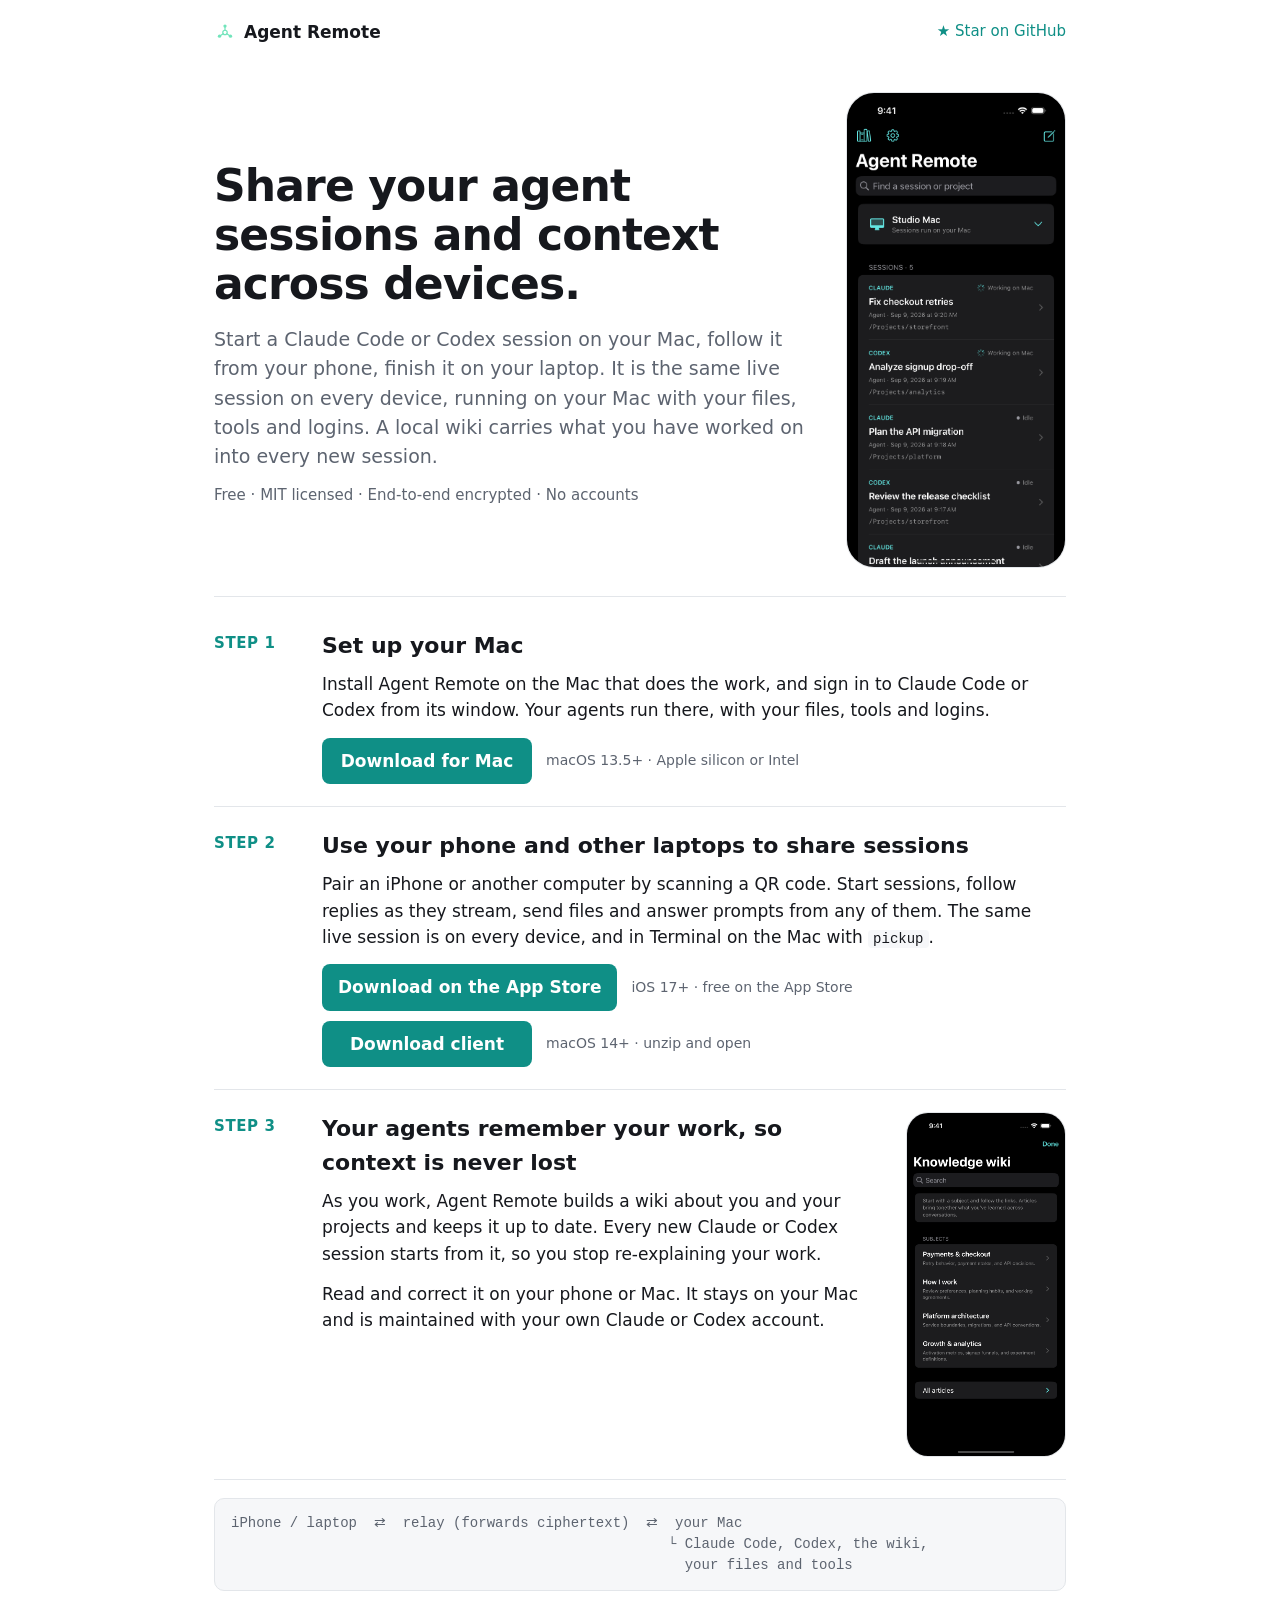
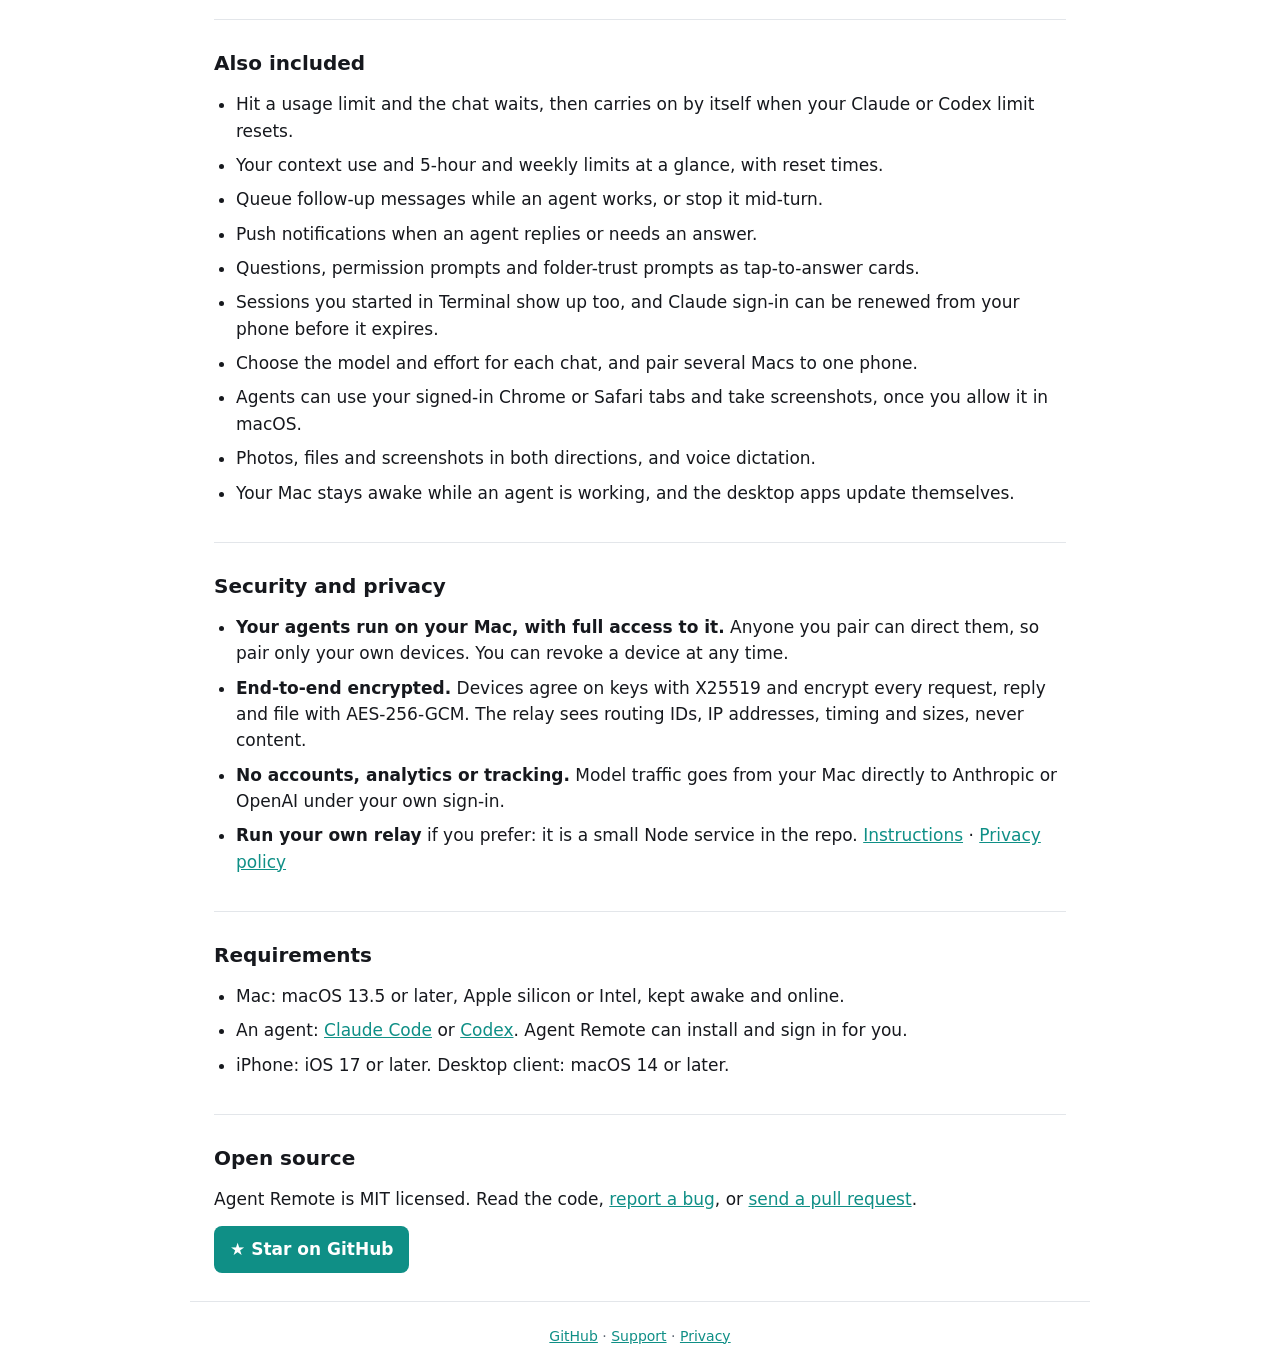
<file: index.html>
<!doctype html>
<html lang="en">
<head>
  <meta charset="utf-8">
  <meta name="viewport" content="width=device-width, initial-scale=1">
  <title>Agent Remote — share your agent sessions and context across devices</title>
  <meta name="description" content="Start a Claude Code or Codex session on your Mac and pick it up on your iPhone or another laptop. A local wiki carries context into every new session. Free, open source, end-to-end encrypted.">
  <meta property="og:title" content="Agent Remote">
  <meta property="og:description" content="Share your Claude Code and Codex sessions and context across devices.">
  <link rel="canonical" href="https://smatt989.github.io/agentremote-site/"><meta property="og:url" content="https://smatt989.github.io/agentremote-site/">
  <link rel="icon" href="assets/mark.svg" type="image/svg+xml">
  <link rel="stylesheet" href="home.css">
</head>
<body>
  <header class="top">
    <a class="brand" href="./"><img src="assets/mark.svg" alt="" width="22" height="22"> Agent Remote</a>
    <a class="star" href="https://github.com/smatt989/agentremote">★ Star on GitHub<span id="stars"></span></a>
  </header>

  <main>
    <section class="hero">
      <div>
        <h1>Share your agent sessions and context across devices.</h1>
        <p class="lead">Start a Claude Code or Codex session on your Mac, follow it from your phone, finish it on your laptop. It is the same live session on every device, running on your Mac with your files, tools and logins. A local wiki carries what you have worked on into every new session.</p>
        <p class="meta">Free · MIT licensed · End-to-end encrypted · No accounts</p>
      </div>
      <img class="shot" src="assets/screenshots/iphone-sessions.png" alt="The iPhone app listing Claude and Codex sessions running on a Mac" width="402" height="874">
    </section>

    <section id="download" class="steps" aria-label="How it works, in three steps">
      <div class="step">
        <div class="num">Step 1</div>
        <div class="body">
          <h2>Set up your Mac</h2>
          <p>Install Agent Remote on the Mac that does the work, and sign in to Claude Code or Codex from its window. Your agents run there, with your files, tools and logins.</p>
          <div class="actions"><a class="button primary" href="https://github.com/smatt989/agentremote-site/releases/download/v0.8.11/AgentRemote.dmg">Download for Mac</a><small>macOS 13.5+ · Apple silicon or Intel</small></div>
        </div>
      </div>
      <div class="step">
        <div class="num">Step 2</div>
        <div class="body">
          <h2>Use your phone and other laptops to share sessions</h2>
          <p>Pair an iPhone or another computer by scanning a QR code. Start sessions, follow replies as they stream, send files and answer prompts from any of them. The same live session is on every device, and in Terminal on the Mac with <code>pickup</code>.</p>
          <div class="actions"><a class="button primary" href="https://apps.apple.com/app/id6810881039">Download on the App Store</a><small>iOS 17+ · free on the App Store</small></div>
          <div class="actions"><a class="button primary" href="https://github.com/smatt989/agentremote-site/releases/download/v0.8.11/AgentRemoteClient.zip">Download client</a><small>macOS 14+ · unzip and open</small></div>
        </div>
      </div>
      <div class="step">
        <div class="num">Step 3</div>
        <div class="body with-shot">
          <div>
            <h2>Your agents remember your work, so context is never lost</h2>
            <p>As you work, Agent Remote builds a wiki about you and your projects and keeps it up to date. Every new Claude or Codex session starts from it, so you stop re-explaining your work.</p>
            <p>Read and correct it on your phone or Mac. It stays on your Mac and is maintained with your own Claude or Codex account.</p>
          </div>
          <img class="shot small" src="assets/screenshots/iphone-knowledge.png" alt="The knowledge wiki on iPhone" width="402" height="874">
        </div>
      </div>
<pre class="diagram" aria-label="Your iPhone or laptop talks to your Mac through an encrypted relay">
iPhone / laptop  ⇄  relay (forwards ciphertext)  ⇄  your Mac
                                                    └ Claude Code, Codex, the wiki,
                                                      your files and tools</pre>
    </section>

    <section>
      <h2>Also included</h2>
      <ul class="features">
        <li>Hit a usage limit and the chat waits, then carries on by itself when your Claude or Codex limit resets.</li>
        <li>Your context use and 5-hour and weekly limits at a glance, with reset times.</li>
        <li>Queue follow-up messages while an agent works, or stop it mid-turn.</li>
        <li>Push notifications when an agent replies or needs an answer.</li>
        <li>Questions, permission prompts and folder-trust prompts as tap-to-answer cards.</li>
        <li>Sessions you started in Terminal show up too, and Claude sign-in can be renewed from your phone before it expires.</li>
        <li>Choose the model and effort for each chat, and pair several Macs to one phone.</li>
        <li>Agents can use your signed-in Chrome or Safari tabs and take screenshots, once you allow it in macOS.</li>
        <li>Photos, files and screenshots in both directions, and voice dictation.</li>
        <li>Your Mac stays awake while an agent is working, and the desktop apps update themselves.</li>
      </ul>
    </section>

    <section>
      <h2>Security and privacy</h2>
      <ul class="features">
        <li><strong>Your agents run on your Mac, with full access to it.</strong> Anyone you pair can direct them, so pair only your own devices. You can revoke a device at any time.</li>
        <li><strong>End-to-end encrypted.</strong> Devices agree on keys with X25519 and encrypt every request, reply and file with AES-256-GCM. The relay sees routing IDs, IP addresses, timing and sizes, never content.</li>
        <li><strong>No accounts, analytics or tracking.</strong> Model traffic goes from your Mac directly to Anthropic or OpenAI under your own sign-in.</li>
        <li><strong>Run your own relay</strong> if you prefer: it is a small Node service in the repo. <a href="https://github.com/smatt989/agentremote/blob/main/docs/relay-deployment.md">Instructions</a> · <a href="privacy.html">Privacy policy</a></li>
      </ul>
    </section>

    <section>
      <h2>Requirements</h2>
      <ul class="features">
        <li>Mac: macOS 13.5 or later, Apple silicon or Intel, kept awake and online.</li>
        <li>An agent: <a href="https://docs.anthropic.com/en/docs/claude-code/overview">Claude Code</a> or <a href="https://github.com/openai/codex">Codex</a>. Agent Remote can install and sign in for you.</li>
        <li>iPhone: iOS 17 or later. Desktop client: macOS 14 or later.</li>
      </ul>
    </section>

    <section class="oss">
      <h2>Open source</h2>
      <p>Agent Remote is MIT licensed. Read the code, <a href="https://github.com/smatt989/agentremote/issues">report a bug</a>, or <a href="https://github.com/smatt989/agentremote/blob/main/CONTRIBUTING.md">send a pull request</a>.</p>
      <a class="button" href="https://github.com/smatt989/agentremote">★ Star on GitHub</a>
    </section>
  </main>

  <footer>
    <a href="https://github.com/smatt989/agentremote">GitHub</a> · <a href="support.html">Support</a> · <a href="privacy.html">Privacy</a>
  </footer>

  <script>
    // Star count from GitHub's public API; the page works the same without it.
    fetch('https://api.github.com/repos/smatt989/agentremote').then(r => r.ok ? r.json() : null).then(repo => {
      if (repo && Number.isFinite(repo.stargazers_count)) document.getElementById('stars').textContent = ' · ' + repo.stargazers_count.toLocaleString();
    }).catch(() => {});
  </script>
</body>
</html>
</file>
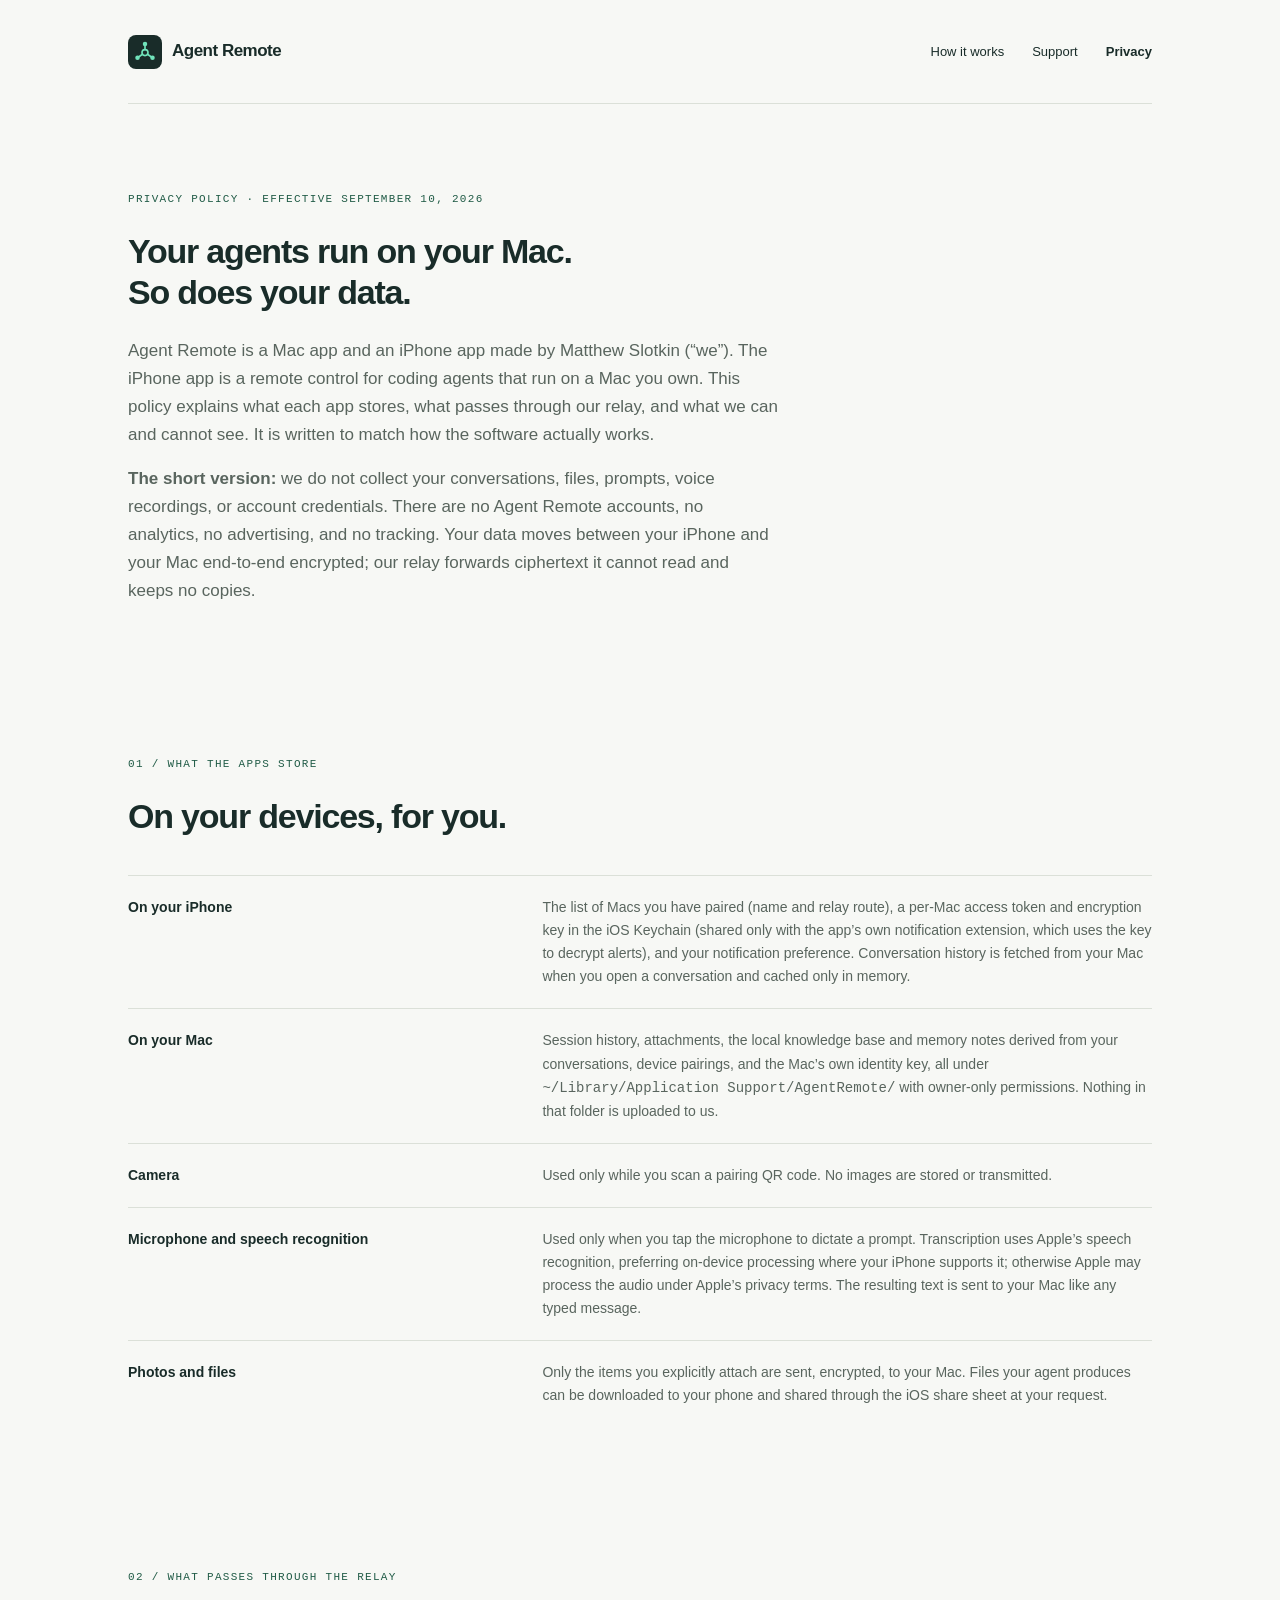
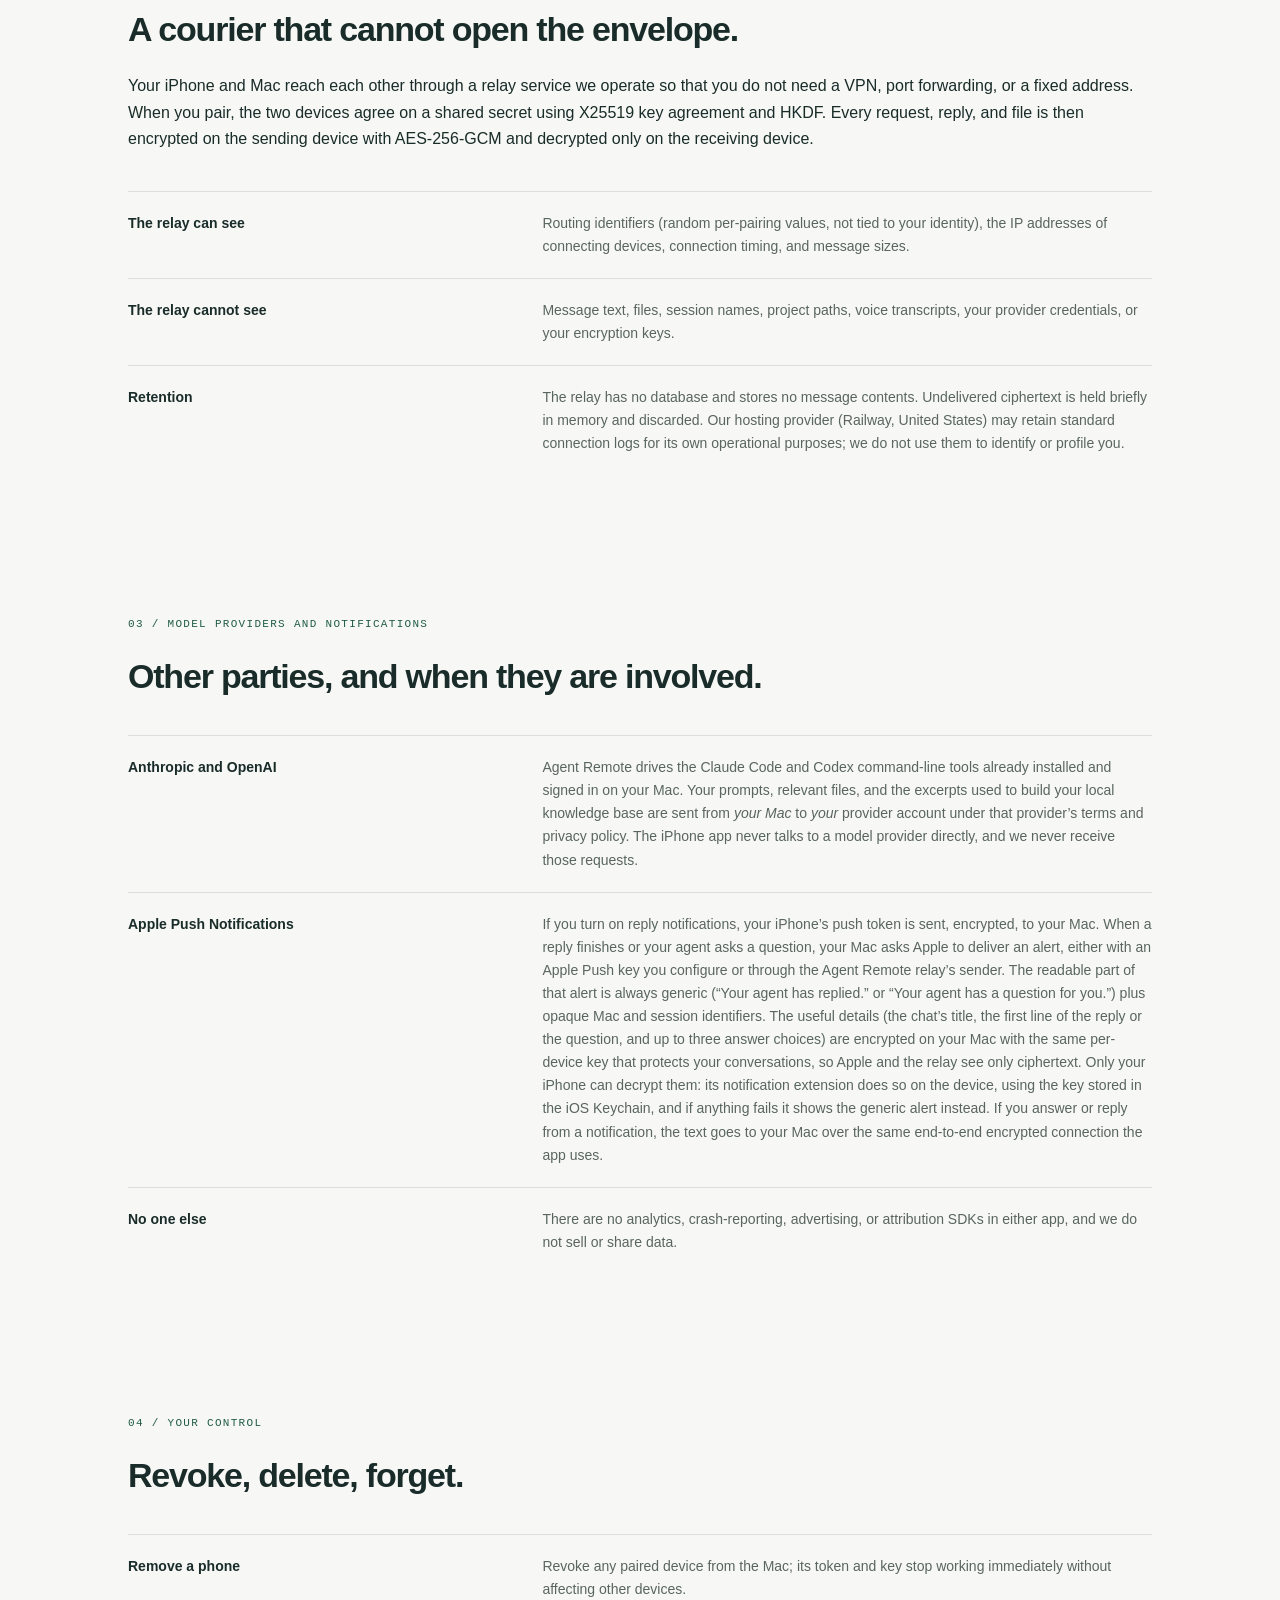
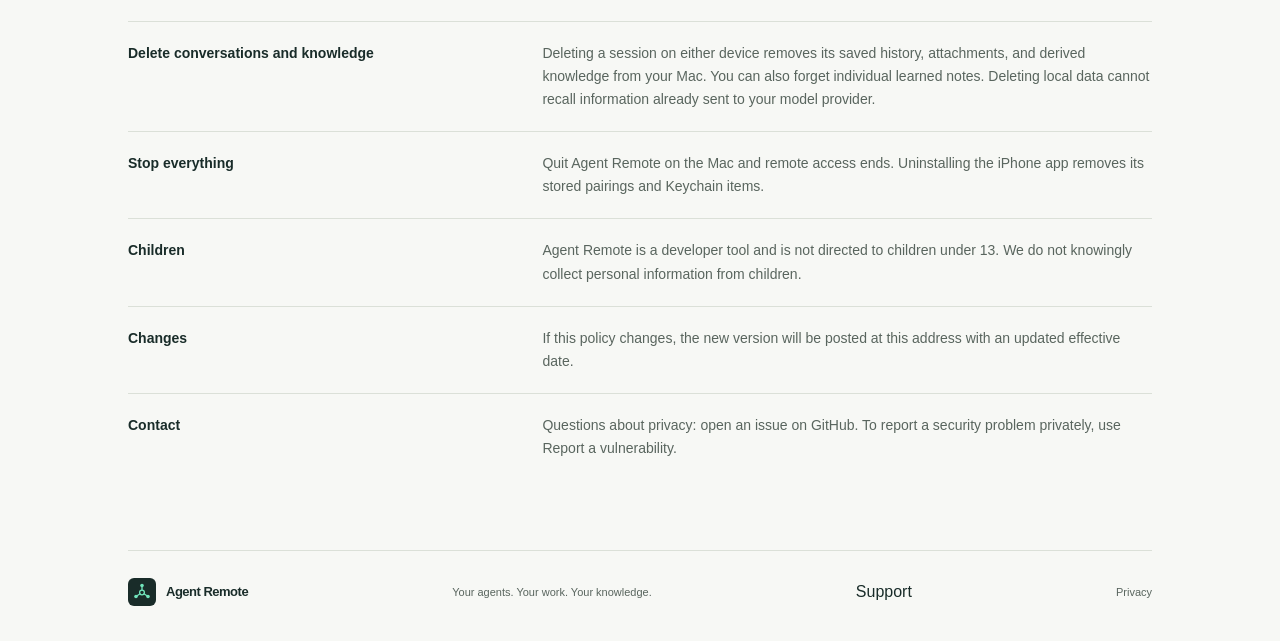
<file: privacy.html>
<!doctype html>
<html lang="en">
<head>
  <meta charset="utf-8">
  <meta name="viewport" content="width=device-width, initial-scale=1">
  <meta name="theme-color" content="#f7f8f5">
  <title>Agent Remote — Privacy Policy</title>
  <meta name="description" content="What the Agent Remote iPhone and Mac apps store, what travels through the relay, and what never leaves your devices.">
  <link rel="icon" href="assets/mark.svg" type="image/svg+xml">
  <link rel="stylesheet" href="style.css">
</head>
<body>
  <a class="skip" href="#main">Skip to content</a>
  <div class="shell">
    <header>
      <a class="brand" href="./" aria-label="Agent Remote home"><span class="brand-icon"><img src="assets/mark.svg" width="30" height="30" alt=""></span>Agent Remote</a>
      <nav aria-label="Main navigation"><a href="./#details">How it works</a><a href="support.html">Support</a><a href="privacy.html" aria-current="page">Privacy</a></nav>
    </header>
    <main id="main">
      <section class="use-case" aria-labelledby="privacy-title">
        <p class="eyebrow">PRIVACY POLICY · EFFECTIVE SEPTEMBER 10, 2026</p>
        <h2 id="privacy-title">Your agents run on your Mac.<br>So does your data.</h2>
        <p>Agent Remote is a Mac app and an iPhone app made by Matthew Slotkin (“we”). The iPhone app is a remote control for coding agents that run on a Mac you own. This policy explains what each app stores, what passes through our relay, and what we can and cannot see. It is written to match how the software actually works.</p>
        <p><strong>The short version:</strong> we do not collect your conversations, files, prompts, voice recordings, or account credentials. There are no Agent Remote accounts, no analytics, no advertising, and no tracking. Your data moves between your iPhone and your Mac end-to-end encrypted; our relay forwards ciphertext it cannot read and keeps no copies.</p>
      </section>

      <section class="details" aria-labelledby="stored-title">
        <p class="eyebrow">01 / WHAT THE APPS STORE</p>
        <h2 id="stored-title">On your devices, for you.</h2>
        <dl class="facts">
          <div><dt>On your iPhone</dt><dd>The list of Macs you have paired (name and relay route), a per-Mac access token and encryption key in the iOS Keychain (shared only with the app’s own notification extension, which uses the key to decrypt alerts), and your notification preference. Conversation history is fetched from your Mac when you open a conversation and cached only in memory.</dd></div>
          <div><dt>On your Mac</dt><dd>Session history, attachments, the local knowledge base and memory notes derived from your conversations, device pairings, and the Mac’s own identity key, all under <code>~/Library/Application Support/AgentRemote/</code> with owner-only permissions. Nothing in that folder is uploaded to us.</dd></div>
          <div><dt>Camera</dt><dd>Used only while you scan a pairing QR code. No images are stored or transmitted.</dd></div>
          <div><dt>Microphone and speech recognition</dt><dd>Used only when you tap the microphone to dictate a prompt. Transcription uses Apple’s speech recognition, preferring on-device processing where your iPhone supports it; otherwise Apple may process the audio under Apple’s privacy terms. The resulting text is sent to your Mac like any typed message.</dd></div>
          <div><dt>Photos and files</dt><dd>Only the items you explicitly attach are sent, encrypted, to your Mac. Files your agent produces can be downloaded to your phone and shared through the iOS share sheet at your request.</dd></div>
        </dl>
      </section>

      <section class="details" aria-labelledby="transit-title">
        <p class="eyebrow">02 / WHAT PASSES THROUGH THE RELAY</p>
        <h2 id="transit-title">A courier that cannot open the envelope.</h2>
        <p>Your iPhone and Mac reach each other through a relay service we operate so that you do not need a VPN, port forwarding, or a fixed address. When you pair, the two devices agree on a shared secret using X25519 key agreement and HKDF. Every request, reply, and file is then encrypted on the sending device with AES-256-GCM and decrypted only on the receiving device.</p>
        <dl class="facts">
          <div><dt>The relay can see</dt><dd>Routing identifiers (random per-pairing values, not tied to your identity), the IP addresses of connecting devices, connection timing, and message sizes.</dd></div>
          <div><dt>The relay cannot see</dt><dd>Message text, files, session names, project paths, voice transcripts, your provider credentials, or your encryption keys.</dd></div>
          <div><dt>Retention</dt><dd>The relay has no database and stores no message contents. Undelivered ciphertext is held briefly in memory and discarded. Our hosting provider (Railway, United States) may retain standard connection logs for its own operational purposes; we do not use them to identify or profile you.</dd></div>
        </dl>
      </section>

      <section class="details" aria-labelledby="providers-title">
        <p class="eyebrow">03 / MODEL PROVIDERS AND NOTIFICATIONS</p>
        <h2 id="providers-title">Other parties, and when they are involved.</h2>
        <dl class="facts">
          <div><dt>Anthropic and OpenAI</dt><dd>Agent Remote drives the Claude Code and Codex command-line tools already installed and signed in on your Mac. Your prompts, relevant files, and the excerpts used to build your local knowledge base are sent from <em>your Mac</em> to <em>your</em> provider account under that provider’s terms and privacy policy. The iPhone app never talks to a model provider directly, and we never receive those requests.</dd></div>
          <div><dt>Apple Push Notifications</dt><dd>If you turn on reply notifications, your iPhone’s push token is sent, encrypted, to your Mac. When a reply finishes or your agent asks a question, your Mac asks Apple to deliver an alert, either with an Apple Push key you configure or through the Agent Remote relay’s sender. The readable part of that alert is always generic (“Your agent has replied.” or “Your agent has a question for you.”) plus opaque Mac and session identifiers. The useful details (the chat’s title, the first line of the reply or the question, and up to three answer choices) are encrypted on your Mac with the same per-device key that protects your conversations, so Apple and the relay see only ciphertext. Only your iPhone can decrypt them: its notification extension does so on the device, using the key stored in the iOS Keychain, and if anything fails it shows the generic alert instead. If you answer or reply from a notification, the text goes to your Mac over the same end-to-end encrypted connection the app uses.</dd></div>
          <div><dt>No one else</dt><dd>There are no analytics, crash-reporting, advertising, or attribution SDKs in either app, and we do not sell or share data.</dd></div>
        </dl>
      </section>

      <section class="details" aria-labelledby="control-title">
        <p class="eyebrow">04 / YOUR CONTROL</p>
        <h2 id="control-title">Revoke, delete, forget.</h2>
        <dl class="facts">
          <div><dt>Remove a phone</dt><dd>Revoke any paired device from the Mac; its token and key stop working immediately without affecting other devices.</dd></div>
          <div><dt>Delete conversations and knowledge</dt><dd>Deleting a session on either device removes its saved history, attachments, and derived knowledge from your Mac. You can also forget individual learned notes. Deleting local data cannot recall information already sent to your model provider.</dd></div>
          <div><dt>Stop everything</dt><dd>Quit Agent Remote on the Mac and remote access ends. Uninstalling the iPhone app removes its stored pairings and Keychain items.</dd></div>
          <div><dt>Children</dt><dd>Agent Remote is a developer tool and is not directed to children under 13. We do not knowingly collect personal information from children.</dd></div>
          <div><dt>Changes</dt><dd>If this policy changes, the new version will be posted at this address with an updated effective date.</dd></div>
          <div><dt>Contact</dt><dd>Questions about privacy: <a href="https://github.com/smatt989/agentremote/issues">open an issue on GitHub</a>. To report a security problem privately, use <a href="https://github.com/smatt989/agentremote/security/advisories/new">Report a vulnerability</a>.</dd></div>
        </dl>
      </section>
    </main>
    <footer><a class="brand" href="./"><span class="brand-icon"><img src="assets/mark.svg" width="24" height="24" alt=""></span>Agent Remote</a><p>Your agents. Your work. Your knowledge.</p><a href="support.html">Support</a><a href="privacy.html">Privacy</a></footer>
  </div>
</body>
</html>
</file>
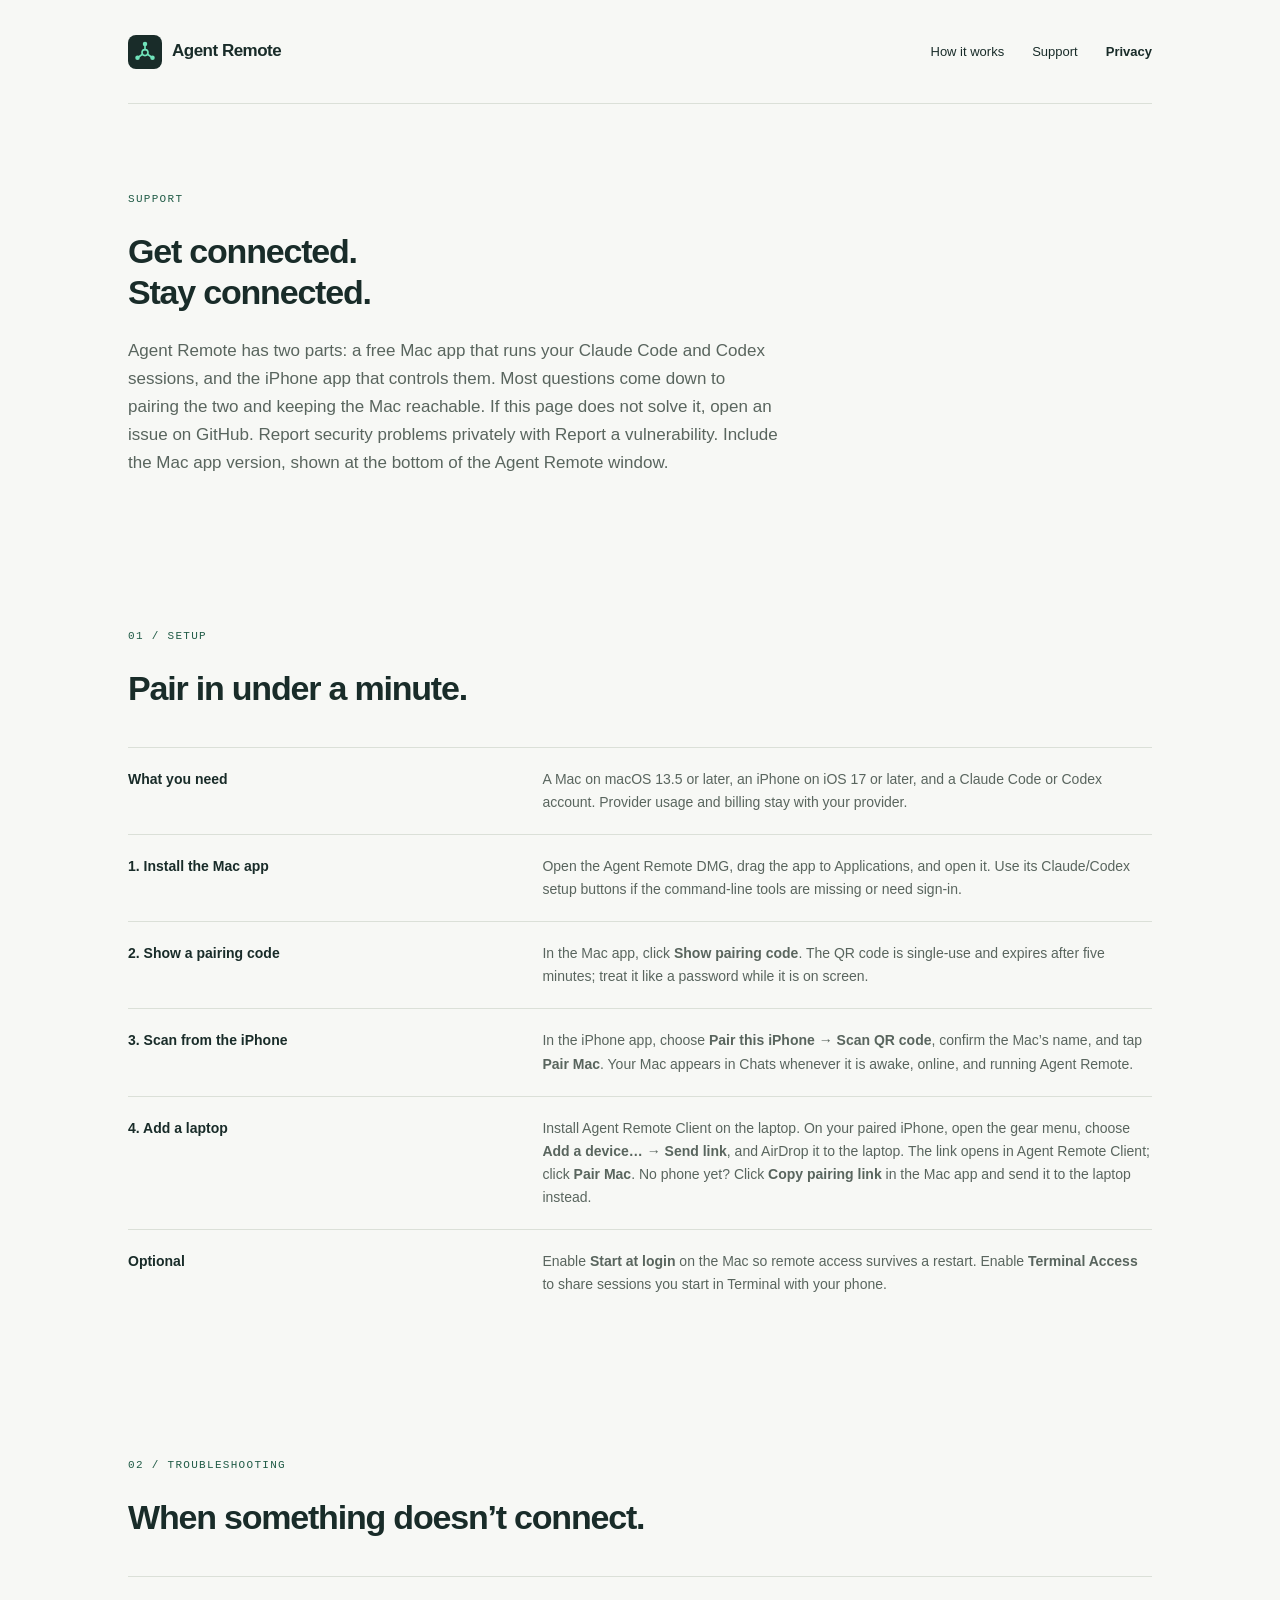
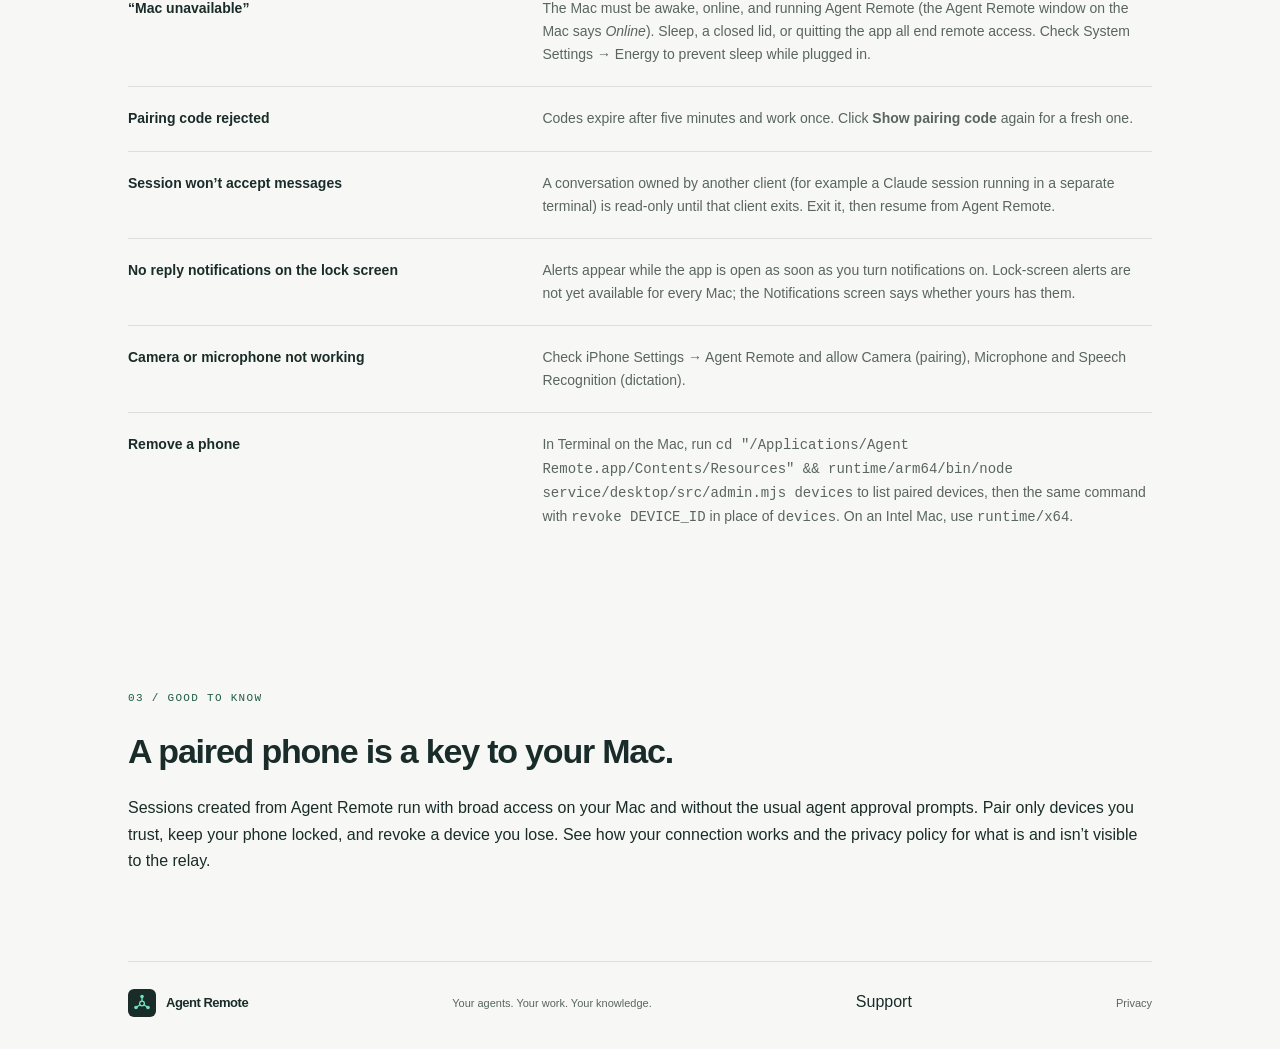
<file: support.html>
<!doctype html>
<html lang="en">
<head>
  <meta charset="utf-8">
  <meta name="viewport" content="width=device-width, initial-scale=1">
  <meta name="theme-color" content="#f7f8f5">
  <title>Agent Remote — Support</title>
  <meta name="description" content="Set up Agent Remote, pair your iPhone with your Mac, and fix common connection problems.">
  <link rel="icon" href="assets/mark.svg" type="image/svg+xml">
  <link rel="stylesheet" href="style.css">
</head>
<body>
  <a class="skip" href="#main">Skip to content</a>
  <div class="shell">
    <header>
      <a class="brand" href="./" aria-label="Agent Remote home"><span class="brand-icon"><img src="assets/mark.svg" width="30" height="30" alt=""></span>Agent Remote</a>
      <nav aria-label="Main navigation"><a href="./#details">How it works</a><a href="support.html" aria-current="page">Support</a><a href="privacy.html">Privacy</a></nav>
    </header>
    <main id="main">
      <section class="use-case" aria-labelledby="support-title">
        <p class="eyebrow">SUPPORT</p>
        <h2 id="support-title">Get connected.<br>Stay connected.</h2>
        <p>Agent Remote has two parts: a free Mac app that runs your Claude Code and Codex sessions, and the iPhone app that controls them. Most questions come down to pairing the two and keeping the Mac reachable. If this page does not solve it, <a href="https://github.com/smatt989/agentremote/issues">open an issue on GitHub</a>. Report security problems privately with <a href="https://github.com/smatt989/agentremote/security/advisories/new">Report a vulnerability</a>. Include the Mac app version, shown at the bottom of the Agent Remote window.</p>
      </section>

      <section class="details" aria-labelledby="setup-title">
        <p class="eyebrow">01 / SETUP</p>
        <h2 id="setup-title">Pair in under a minute.</h2>
        <dl class="facts">
          <div><dt>What you need</dt><dd>A Mac on macOS 13.5 or later, an iPhone on iOS 17 or later, and a Claude Code or Codex account. Provider usage and billing stay with your provider.</dd></div>
          <div><dt>1. Install the Mac app</dt><dd>Open the Agent Remote DMG, drag the app to Applications, and open it. Use its Claude/Codex setup buttons if the command-line tools are missing or need sign-in.</dd></div>
          <div><dt>2. Show a pairing code</dt><dd>In the Mac app, click <strong>Show pairing code</strong>. The QR code is single-use and expires after five minutes; treat it like a password while it is on screen.</dd></div>
          <div><dt>3. Scan from the iPhone</dt><dd>In the iPhone app, choose <strong>Pair this iPhone → Scan QR code</strong>, confirm the Mac’s name, and tap <strong>Pair Mac</strong>. Your Mac appears in Chats whenever it is awake, online, and running Agent Remote.</dd></div>
          <div><dt>4. Add a laptop</dt><dd>Install Agent Remote Client on the laptop. On your paired iPhone, open the gear menu, choose <strong>Add a device… → Send link</strong>, and AirDrop it to the laptop. The link opens in Agent Remote Client; click <strong>Pair Mac</strong>. No phone yet? Click <strong>Copy pairing link</strong> in the Mac app and send it to the laptop instead.</dd></div>
          <div><dt>Optional</dt><dd>Enable <strong>Start at login</strong> on the Mac so remote access survives a restart. Enable <strong>Terminal Access</strong> to share sessions you start in Terminal with your phone.</dd></div>
        </dl>
      </section>

      <section class="details" aria-labelledby="fix-title">
        <p class="eyebrow">02 / TROUBLESHOOTING</p>
        <h2 id="fix-title">When something doesn’t connect.</h2>
        <dl class="facts">
          <div><dt>“Mac unavailable”</dt><dd>The Mac must be awake, online, and running Agent Remote (the Agent Remote window on the Mac says <em>Online</em>). Sleep, a closed lid, or quitting the app all end remote access. Check System Settings → Energy to prevent sleep while plugged in.</dd></div>
          <div><dt>Pairing code rejected</dt><dd>Codes expire after five minutes and work once. Click <strong>Show pairing code</strong> again for a fresh one.</dd></div>
          <div><dt>Session won’t accept messages</dt><dd>A conversation owned by another client (for example a Claude session running in a separate terminal) is read-only until that client exits. Exit it, then resume from Agent Remote.</dd></div>
          <div><dt>No reply notifications on the lock screen</dt><dd>Alerts appear while the app is open as soon as you turn notifications on. Lock-screen alerts are not yet available for every Mac; the Notifications screen says whether yours has them.</dd></div>
          <div><dt>Camera or microphone not working</dt><dd>Check iPhone Settings → Agent Remote and allow Camera (pairing), Microphone and Speech Recognition (dictation).</dd></div>
          <div><dt>Remove a phone</dt><dd>In Terminal on the Mac, run <code>cd "/Applications/Agent Remote.app/Contents/Resources" &amp;&amp; runtime/arm64/bin/node service/desktop/src/admin.mjs devices</code> to list paired devices, then the same command with <code>revoke DEVICE_ID</code> in place of <code>devices</code>. On an Intel Mac, use <code>runtime/x64</code>.</dd></div>
        </dl>
      </section>

      <section class="details" aria-labelledby="safety-title">
        <p class="eyebrow">03 / GOOD TO KNOW</p>
        <h2 id="safety-title">A paired phone is a key to your Mac.</h2>
        <p>Sessions created from Agent Remote run with broad access on your Mac and without the usual agent approval prompts. Pair only devices you trust, keep your phone locked, and revoke a device you lose. See <a href="./#details">how your connection works</a> and the <a href="privacy.html">privacy policy</a> for what is and isn’t visible to the relay.</p>
      </section>
    </main>
    <footer><a class="brand" href="./"><span class="brand-icon"><img src="assets/mark.svg" width="24" height="24" alt=""></span>Agent Remote</a><p>Your agents. Your work. Your knowledge.</p><a href="support.html">Support</a><a href="privacy.html">Privacy</a></footer>
  </div>
</body>
</html>
</file>
<file: home.css>
:root {
  --bg: #fff; --fg: #16181d; --muted: #5d6470; --line: #e3e6ea; --card: #f6f7f9; --accent: #0f8f86; --accent-fg: #fff;
  color-scheme: light dark;
}
@media (prefers-color-scheme: dark) {
  :root { --bg: #0e1013; --fg: #eceef1; --muted: #9aa1ac; --line: #262a31; --card: #171a1f; --accent: #3fd0c2; --accent-fg: #062522; }
}
* { box-sizing: border-box; }
body { margin: 0; background: var(--bg); color: var(--fg); font: 17px/1.55 -apple-system, BlinkMacSystemFont, "Segoe UI", system-ui, sans-serif; }
a { color: var(--accent); }
code, pre { font: 14px/1.5 ui-monospace, SFMono-Regular, Menlo, monospace; }
code { background: var(--card); padding: 1px 5px; border-radius: 4px; }

.top, main, footer { max-width: 900px; margin: 0 auto; padding: 0 24px; }
.top { display: flex; justify-content: space-between; align-items: center; height: 64px; }
.brand { display: flex; gap: 8px; align-items: center; color: var(--fg); font-weight: 600; text-decoration: none; }
.star { font-size: 15px; text-decoration: none; }

section { padding: 28px 0; border-top: 1px solid var(--line); }
section:first-child { border-top: 0; }
h1 { font-size: clamp(30px, 5vw, 44px); line-height: 1.12; letter-spacing: -0.02em; margin: 8px 0 16px; }
h2 { font-size: 20px; margin: 0 0 12px; }
.lead { font-size: 19px; color: var(--muted); margin: 0 0 12px; }
.meta { font-size: 15px; color: var(--muted); margin: 0; }

.hero { display: grid; grid-template-columns: 1fr 220px; gap: 40px; align-items: center; }
.shot { width: 220px; height: auto; border-radius: 28px; border: 1px solid var(--line); }
@media (max-width: 680px) { .hero { grid-template-columns: 1fr; } .shot { width: 180px; justify-self: center; } }

.step { display: grid; grid-template-columns: 88px 1fr; gap: 20px; padding: 22px 0; border-bottom: 1px solid var(--line); }
.step:first-child { padding-top: 4px; }
.num { font-weight: 700; color: var(--accent); font-size: 15px; text-transform: uppercase; letter-spacing: 0.04em; padding-top: 3px; }
.step h2 { font-size: 22px; margin: 0 0 8px; }
.step p { margin: 0 0 14px; }
.actions { display: flex; align-items: center; gap: 14px; flex-wrap: wrap; margin-top: 10px; }
.actions .button { min-width: 210px; }
.actions small { color: var(--muted); font-size: 14px; }
.with-shot { display: grid; grid-template-columns: 1fr 160px; gap: 28px; align-items: start; }
.shot.small { width: 160px; border-radius: 22px; }
@media (max-width: 600px) { .step { grid-template-columns: 1fr; gap: 6px; } .with-shot { grid-template-columns: 1fr; } .shot.small { justify-self: center; } }

.button { display: inline-block; text-align: center; padding: 10px 16px; border-radius: 8px; background: var(--accent); color: var(--accent-fg); font-weight: 600; text-decoration: none; }
.unavailable { color: var(--muted); font-size: 15px; }

.features { margin: 0; padding-left: 22px; }
.features li { margin: 8px 0; }
.features { list-style: disc; }
.diagram { background: var(--card); border: 1px solid var(--line); border-radius: 10px; padding: 14px 16px; overflow-x: auto; margin: 18px 0 0; color: var(--muted); }

.oss p { margin: 0 0 14px; }
footer { padding: 24px; border-top: 1px solid var(--line); color: var(--muted); font-size: 14px; text-align: center; }
</file>
<file: style.css>
:root{color-scheme:light;--paper:#f7f8f5;--ink:#192c29;--secondary:#59655e;--line:#dbe0d8;--green:#205b46;--mint:#71e4bb;font-family:-apple-system,BlinkMacSystemFont,"Segoe UI",sans-serif;font-synthesis:none}*{box-sizing:border-box}html{scroll-behavior:smooth;scroll-padding-top:32px}body{margin:0;background:var(--paper);color:var(--ink);font-size:16px;line-height:1.65}a{color:inherit;text-decoration:none}a:hover{text-decoration:underline;text-underline-offset:5px}a:focus-visible,button:focus-visible{outline:3px solid var(--green);outline-offset:5px}.shell{max-width:1120px;margin:auto;padding:0 48px}header{height:104px;display:flex;align-items:center;justify-content:space-between;border-bottom:1px solid var(--line)}.brand{display:inline-flex;align-items:center;gap:10px;font-size:17px;font-weight:650;letter-spacing:-.5px}.brand-icon{display:grid;place-items:center;background:var(--ink);border-radius:8px;width:34px;height:34px}nav{display:flex;gap:28px;font-size:13px}nav a:last-child{font-weight:650}.hero{padding:86px 0 60px;max-width:800px}.eyebrow,.platform,.workflow-top,.step-number{font-family:ui-monospace,SFMono-Regular,Consolas,monospace;font-size:11px;letter-spacing:1.3px;font-weight:500}.eyebrow{color:var(--green);margin:0 0 23px;display:flex;align-items:center;gap:9px}.status-dot{display:inline-block;width:6px;height:6px;border-radius:50%;background:#378c68;flex-shrink:0}h1{font-size:clamp(42px,6.2vw,72px);line-height:1.07;letter-spacing:-3.5px;font-weight:600;margin:0 0 26px}p{margin:0 0 16px}.intro{max-width:625px;font-size:20px;line-height:1.6;color:var(--secondary)}.hero-note{font-size:15px;margin:21px 0 27px}.button{display:inline-flex;align-items:center;justify-content:center;gap:30px;padding:12px 20px;border-radius:5px;font-size:14px;font-weight:600;border:1px solid var(--ink)}.button:hover{background:#2b4941;text-decoration:none;color:white}.primary{background:var(--ink);color:white}.cta-note{display:inline-block;font-size:12px;color:var(--secondary);margin-left:16px}.workflow{margin:0;background:#edf0e9;border:1px solid var(--line);border-radius:9px;padding:22px 30px 16px}.workflow-top{display:flex;justify-content:space-between;color:var(--secondary);font-size:10px}.example-label{letter-spacing:0;font-family:inherit;color:#677268}.session-demo{display:flex;align-items:center;justify-content:center;gap:28px;padding:32px 0 22px}.mac-demo{background:#192c29;color:#f0f3ed;border:1px solid #30453e;border-radius:8px;flex:1;max-width:475px;overflow:hidden;box-shadow:0 10px 24px #182c2910}.window-bar{display:flex;align-items:center;gap:30px;border-bottom:1px solid #ffffff15;font-size:11px;color:#b7c4bd;padding:12px 16px}.window-dots{font-size:9px;color:#677e71;letter-spacing:2px}.terminal{font-family:ui-monospace,SFMono-Regular,Consolas,monospace;font-size:12px;line-height:1.8;padding:24px}.terminal p{margin-bottom:12px}.terminal .muted{color:#9bafa3}.mint{color:var(--mint)}.terminal-output{color:#acbfb4;padding-top:12px}.running{font-size:10px;color:var(--mint);display:flex;gap:8px;align-items:center;padding-top:14px}.running .status-dot{background:var(--mint)}.handoff{text-align:center;color:var(--secondary);flex-shrink:0}.handoff>span{font-size:26px}.handoff small{display:block;font-size:10px;line-height:1.6}.phone-demo{width:235px;flex-shrink:0;background:#fafcf9;border:1px solid #c2ccc1;border-radius:25px;padding:10px 9px 14px;box-shadow:0 10px 24px #182c2910}.phone-bar{text-align:center;height:20px}.phone-speaker{display:inline-block;width:48px;height:5px;background:#253b32;border-radius:10px;vertical-align:top;margin-top:3px}.phone-heading{display:flex;align-items:center;justify-content:space-between;padding:4px 8px 12px;border-bottom:1px solid var(--line);font-size:12px;font-weight:600}.phone-heading div{text-align:center}.phone-heading small{display:block;font-size:9px;color:var(--secondary);font-weight:400}.phone-content{padding:17px 9px 5px;font-size:11px;line-height:1.6}.agent-reply{padding-right:10px}.user-message{background:#e2eade;padding:10px 12px;border-radius:10px;margin-left:18px}.phone-working{font-size:9px;color:var(--secondary);display:flex;align-items:center;gap:6px}.phone-composer{border:1px solid var(--line);border-radius:16px;color:#647366;font-size:10px;padding:6px 10px;display:flex;align-items:center;justify-content:space-between}.phone-composer span{background:var(--ink);color:white;display:grid;place-items:center;width:20px;height:20px;border-radius:50%}figcaption{font-size:11px;color:var(--secondary);text-align:center}section:not(.hero){scroll-margin-top:24px}h2{font-size:34px;letter-spacing:-1.2px;line-height:1.2;font-weight:550;margin:0 0 24px}h3{font-size:16px;line-height:1.4;font-weight:600;margin:0 0 10px}.use-case{padding:86px 0 64px}.use-case>p:not(.eyebrow){max-width:650px;color:var(--secondary);font-size:17px}.benefits{display:grid;grid-template-columns:repeat(3,1fr);gap:34px;margin-top:40px}.benefits>div{border-top:1px solid var(--line);padding-top:21px}.benefits p,.steps p{font-size:14px;color:var(--secondary);margin:0}.setup{border-top:1px solid var(--line);border-bottom:1px solid var(--line);padding:55px 0;display:grid;grid-template-columns:1fr 1.15fr;gap:40px}.steps{list-style:none;padding:0;margin:0}.steps li{display:flex;gap:22px;margin-bottom:27px}.steps li:last-child{margin:0}.step-number{color:var(--green);padding-top:3px}.details{padding:70px 0}.architecture{display:flex;align-items:center;gap:20px;max-width:615px;border:1px solid var(--line);border-radius:5px;padding:17px 20px;font-family:ui-monospace,SFMono-Regular,Consolas,monospace;font-size:12px;margin:30px 0}.connector{color:#7d8e7f}.facts{margin:38px 0 0}.facts>div{display:grid;grid-template-columns:1fr 1.65fr;gap:45px;border-top:1px solid var(--line);padding:20px 0}.facts dt{font-size:14px;font-weight:600}.facts dd{margin:0;color:var(--secondary);font-size:14px}.downloads{border-top:1px solid var(--line);padding:62px 0}.download-intro{color:var(--secondary);font-size:15px}.download-grid{display:grid;grid-template-columns:1fr 1fr;gap:20px;margin-top:30px}.download-grid article{border:1px solid var(--line);border-radius:7px;padding:27px;background:#fbfcf9;display:flex;flex-direction:column;align-items:flex-start}.platform{color:var(--secondary);font-size:10px;margin-bottom:19px}.download-grid h3{font-size:21px;letter-spacing:-.5px}.download-grid p{font-size:14px;color:var(--secondary);max-width:310px;margin-bottom:24px}.download-grid .button,.unavailable{margin-top:auto}.download-grid small{display:block;font-size:11px;color:var(--secondary);margin-top:12px}.unavailable{display:inline-flex;align-items:center;padding:12px 0;font-size:14px;font-weight:600;color:#626d63;gap:9px}.alt-link{margin-top:22px;font-size:14px;font-weight:600;color:var(--green)}.release-note{font-size:11px;color:var(--secondary);margin:18px 0 0}footer{border-top:1px solid var(--line);display:flex;justify-content:space-between;align-items:center;gap:20px;padding:27px 0 36px}footer .brand{font-size:13px}footer .brand-icon{width:28px;height:28px;border-radius:6px}footer p,footer>a:last-child{font-size:11px;color:var(--secondary);margin:0}.skip{position:absolute;left:20px;top:-100px;background:white;padding:10px;z-index:2}.skip:focus{top:12px}@media(max-width:760px){.shell{padding:0 24px}header{height:82px}nav{gap:18px}nav a:first-child{display:none}.hero{padding:56px 0 38px}h1{letter-spacing:-2px}.intro{font-size:18px}.cta-note{display:block;margin:12px 0 0}.workflow{padding:17px}.session-demo{gap:15px}.terminal{padding:17px;font-size:10px}.handoff{display:none}.phone-demo{width:205px}.benefits{gap:22px}.setup{grid-template-columns:1fr;gap:8px}.facts>div{gap:24px;grid-template-columns:1fr 1.6fr}footer{flex-wrap:wrap}footer p{display:none}}@media(max-width:540px){nav a:nth-child(2){display:none}.brand{font-size:16px}.hero{padding-top:44px}h1{font-size:43px}.eyebrow{font-size:10px}.workflow-top{font-size:9px}.example-label{font-size:8px}.session-demo{flex-direction:column;padding-top:24px;gap:20px}.mac-demo{width:100%;max-width:none}.terminal{font-size:11px;padding:18px}.terminal-prompt br{display:none}.phone-demo{width:242px}.handoff{display:block;line-height:1}.handoff>span{display:block;transform:rotate(90deg);font-size:20px}.handoff small{display:none}.phone-content{font-size:12px}.benefits,.download-grid{grid-template-columns:1fr}.use-case{padding:55px 0 40px}h2{font-size:29px}.benefits{margin-top:28px}.setup{padding:40px 0}.details{padding:45px 0}.facts>div{grid-template-columns:1fr;gap:7px;padding:18px 0}.architecture{gap:9px;justify-content:space-between;font-size:9px;padding:15px 10px}.downloads{padding:42px 0}footer>a:last-child{font-size:10px}.download-grid article{padding:24px}}@media(prefers-reduced-motion:reduce){html{scroll-behavior:auto}}

/* Session and knowledge illustration */
.session-list{padding:4px 9px 15px}.session-list>div{padding:15px 0;border-bottom:1px solid var(--line)}.session-list>div:last-child{border-bottom:0}.session-list strong{display:block;font-size:12px;font-weight:600}.session-list span{display:block;font-size:10px;color:var(--secondary);margin-top:4px}.knowledge-demo{flex:1;max-width:440px;background:#fbfcf9;border:1px solid #ccd5c8;border-radius:8px;overflow:hidden}.knowledge-bar{display:flex;justify-content:space-between;padding:13px 19px;border-bottom:1px solid var(--line);font-family:ui-monospace,SFMono-Regular,Consolas,monospace;font-size:9px;letter-spacing:.5px;color:var(--secondary)}.knowledge-content{padding:23px}.knowledge-path{font-family:ui-monospace,SFMono-Regular,Consolas,monospace;font-size:10px;color:var(--green)}.knowledge-content h3{font-size:19px;letter-spacing:-.4px}.knowledge-content>p:not(.knowledge-path){font-size:13px;color:var(--secondary)}.source-note{font-size:10px;color:var(--green);border-left:2px solid #92b59c;padding-left:9px;margin:20px 0}.knowledge-related{font-size:11px;line-height:1.9}.knowledge-related>span:first-child{display:block;color:var(--secondary);font-size:10px;margin-bottom:5px}.knowledge-section{border-top:1px solid var(--line);padding:62px 0}.knowledge-section>p:not(.eyebrow){max-width:710px;color:var(--secondary);font-size:17px}.knowledge-section .knowledge-footnote{font-size:12px!important;margin:28px 0 0;max-width:700px}@media(max-width:760px){.knowledge-content{padding:17px}.knowledge-content h3{font-size:17px}.knowledge-bar{padding:12px;font-size:8px}}@media(max-width:540px){.knowledge-demo{width:100%}.knowledge-section{padding:42px 0}.knowledge-content{padding:20px}.knowledge-content h3{font-size:19px}}

/* Actual native app screenshots; full-resolution images open on selection. */
.product-shot{margin:0;padding:24px;background:#edf0e9;border:1px solid var(--line);border-radius:9px}.product-screens{display:grid;grid-template-columns:minmax(0,1fr) 205px;align-items:center;gap:24px;margin:25px 0 20px}.product-screens a{display:block;line-height:0;border-radius:8px;transition:box-shadow .15s}.product-screens a:hover{box-shadow:0 5px 22px #192c2924}.product-screens img{display:block;width:100%;height:auto;border-radius:8px;border:1px solid #cdd4ca}.product-screens .iphone-screen{border:5px solid #192c29;border-radius:25px;overflow:hidden}.iphone-screen img{border:0;border-radius:18px}.product-shot figcaption{font-size:11px;line-height:1.65}.product-shot figcaption strong{font-weight:600;color:var(--ink)}.knowledge-shot{margin-top:34px}.user-voice{margin:27px 0 32px;padding:2px 0 2px 18px;border-left:2px solid #a5b8a2;max-width:690px}.user-voice p{font-size:16px;line-height:1.65;margin-bottom:8px}.user-voice cite{font-size:11px;font-style:normal;color:var(--secondary)}@media(max-width:760px){.product-shot{padding:18px}.product-screens{grid-template-columns:minmax(0,1fr) 155px;gap:16px}}@media(max-width:540px){.product-shot{padding:16px}.product-shot .workflow-top{font-size:9px;letter-spacing:.7px;line-height:1.7}.product-screens{grid-template-columns:1fr;gap:23px;margin-top:18px}.product-screens .iphone-screen{width:190px;justify-self:center}.product-shot figcaption{font-size:10px}.user-voice p{font-size:15px}.hero h1{font-size:40px;letter-spacing:-1.8px}.product-shot .desktop-screen{border-radius:4px}.desktop-screen img{border-radius:4px}}@media(prefers-reduced-motion:reduce){.product-screens a{transition:none}}

.terminal-example{background:#192723;color:#edf2ec;border:1px solid #33453b;border-radius:8px;overflow:hidden;min-width:0}.terminal-title{position:relative;display:flex;align-items:center;justify-content:center;gap:14px;background:#23332c;border-bottom:1px solid #ffffff12;padding:12px 18px;color:#c0cec4;font-size:11px}.terminal-lights{position:absolute;left:16px;display:flex;gap:6px}.terminal-lights i{display:block;width:9px;height:9px;border-radius:50%;background:#6e8173}.terminal-lights i:first-child{background:#d57d70}.terminal-lights i:nth-child(2){background:#d2b46c}.terminal-lights i:last-child{background:#7aa97b}.terminal-body{padding:23px 26px;font-family:ui-monospace,SFMono-Regular,Consolas,monospace;font-size:12px;line-height:1.8}.terminal-body p{margin-bottom:17px}.terminal-body p:last-child{margin:0}.terminal-accent,.terminal-directory{color:#8bdbb1}.terminal-question{padding-top:5px}.terminal-dim{color:#a4b8a9}.terminal-progress{display:flex;align-items:center;gap:9px;color:#a4b8a9}.terminal-progress .status-dot{background:#8bdbb1}@media(max-width:760px){.terminal-title{font-size:10px;padding-left:60px}.terminal-body{padding:19px;font-size:11px}}@media(max-width:540px){.terminal-body{font-size:11px;padding:19px 16px}.terminal-title{font-size:10px}}
</file>
